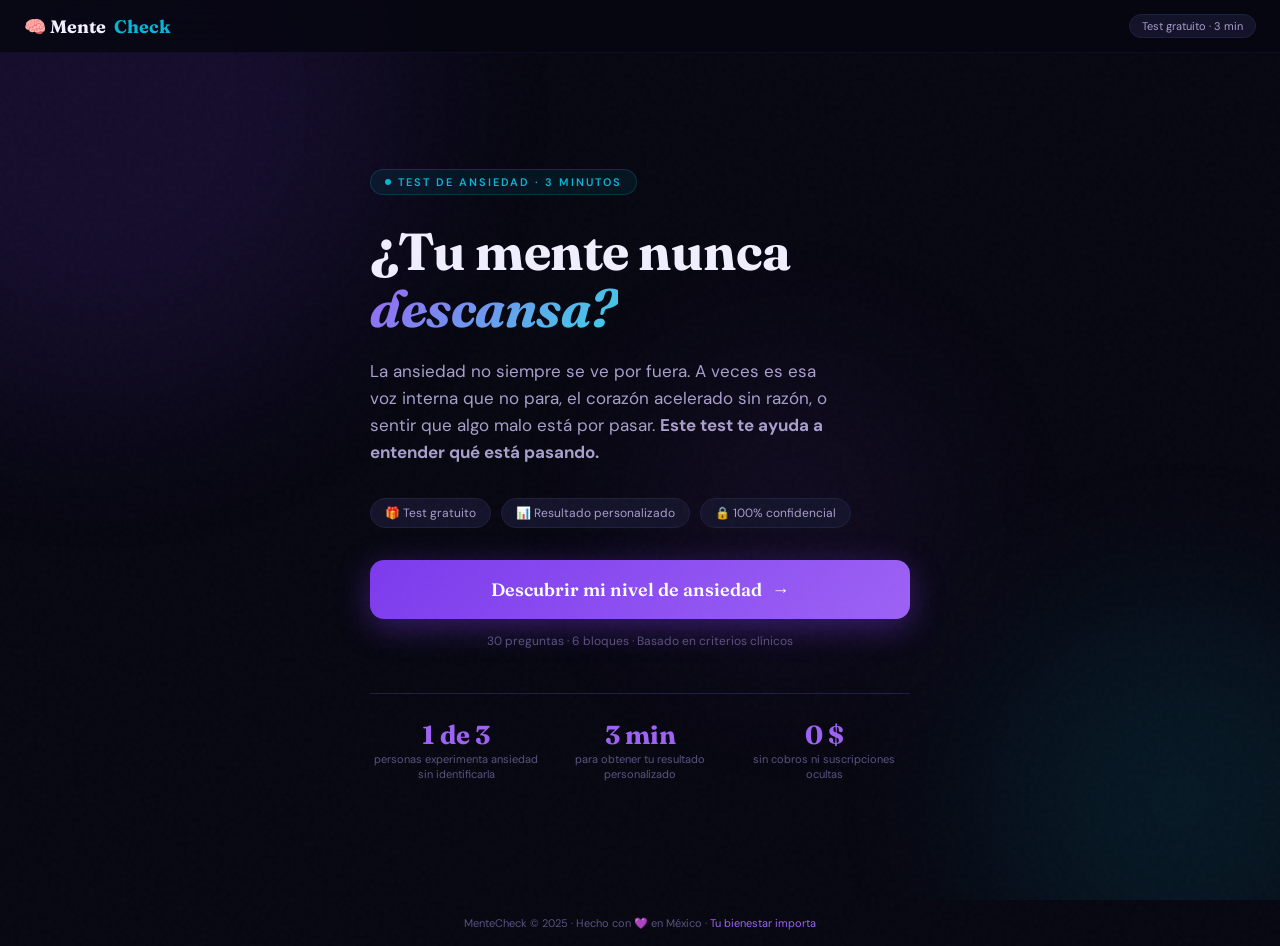
<file: tests/ansiedad/index.html>
<!DOCTYPE html>
<html lang="es">
<head>
  <meta charset="UTF-8">
  <meta name="viewport" content="width=device-width, initial-scale=1.0">
  <title>Test de Ansiedad — MenteCheck</title>
  <meta name="description" content="Descubre en 3 minutos si la ansiedad está afectando tu vida. Test gratuito, resultado inmediato y confidencial.">
  <link rel="preconnect" href="https://fonts.googleapis.com">
  <link href="https://fonts.googleapis.com/css2?family=Fraunces:ital,wght@0,400;0,600;0,700;1,400;1,600&family=DM+Sans:wght@300;400;500&display=swap" rel="stylesheet" media="print" onload="this.media='all'">
  <noscript><link href="https://fonts.googleapis.com/css2?family=Fraunces:ital,wght@0,400;0,600;0,700;1,400;1,600&family=DM+Sans:wght@300;400;500&display=swap" rel="stylesheet"></noscript>
  <style>
    :root{--bg:#070711;--surface:#0e0e1f;--card:#13132a;--border:#1f1f40;--violet:#7c3aed;--violet-l:#9d62f5;--cyan:#06b6d4;--cyan-l:#38d4e8;--text:#f0eeff;--text-2:#a89fcc;--muted:#5a5280;--success:#10b981;--warning:#f59e0b;--danger:#ef4444;}
    *,*::before,*::after{margin:0;padding:0;box-sizing:border-box;}
    html{font-size:16px;scroll-behavior:smooth;}
    @media(max-width:768px){html{scroll-behavior:auto;}}
    body{background:var(--bg);color:var(--text);font-family:'DM Sans',sans-serif;min-height:100vh;overflow-x:hidden;}
    .bg-scene{position:fixed;inset:0;pointer-events:none;z-index:0;overflow:hidden;}
    .orb{position:absolute;border-radius:50%;filter:blur(90px);animation:breathe 9s ease-in-out infinite;}
    .orb-1{width:600px;height:600px;background:var(--violet);top:-200px;left:-200px;opacity:.12;}
    @media(max-width:768px){.orb{filter:none !important;opacity:0 !important;display:none !important;}.grain{display:none !important;}}
    .orb-2{width:400px;height:400px;background:var(--cyan);bottom:-100px;right:-100px;opacity:.1;animation-delay:-4s;}
    .orb-3{width:300px;height:300px;background:#a855f7;top:40%;left:50%;opacity:.07;animation-delay:-7s;}
    @keyframes breathe{0%,100%{transform:scale(1) translate(0,0)}50%{transform:scale(1.1) translate(15px,-15px)}}


    .grain{position:fixed;inset:-50%;width:200%;height:200%;background-image:url("data:image/svg+xml,%3Csvg viewBox='0 0 512 512' xmlns='http://www.w3.org/2000/svg'%3E%3Cfilter id='n'%3E%3CfeTurbulence type='fractalNoise' baseFrequency='0.75' numOctaves='4' stitchTiles='stitch'/%3E%3C/filter%3E%3Crect width='100%25' height='100%25' filter='url(%23n)'/%3E%3C/svg%3E");opacity:.025;pointer-events:none;z-index:1;animation:grain .5s steps(1) infinite;}
    @keyframes grain{0%{transform:translate(0,0)}25%{transform:translate(-2%,-2%)}50%{transform:translate(2%,2%)}75%{transform:translate(-1%,1%)}}
    nav{position:fixed;top:0;left:0;right:0;z-index:100;padding:14px 24px;display:flex;align-items:center;justify-content:space-between;background:rgba(7,7,17,.95);border-bottom:1px solid rgba(124,58,237,.1);}
    @media(hover:hover){nav{background:rgba(7,7,17,.85);backdrop-filter:blur(20px);}}
    .nav-logo{display:flex;align-items:center;gap:8px;font-family:'Fraunces',serif;font-weight:700;font-size:18px;}
    .nav-logo .dot{color:var(--cyan);}
    .nav-badge{font-size:11px;color:var(--text-2);background:var(--card);border:1px solid var(--border);border-radius:20px;padding:4px 12px;}
    section{display:none;min-height:100vh;padding-top:70px;will-change:opacity;}
    @media(max-width:768px){section{will-change:auto;}}
    section.active{display:flex;align-items:center;}
    .container{position:relative;z-index:10;width:100%;max-width:580px;margin:0 auto;padding:0 20px;}
    @keyframes fadeUp{from{opacity:0;transform:translateY(24px)}to{opacity:1;transform:translateY(0)}}
    @keyframes slideIn{from{opacity:0;transform:translateX(30px)}to{opacity:1;transform:translateX(0)}}
    @keyframes spin{to{transform:rotate(360deg)}}
    @keyframes pulse2{0%,100%{opacity:1;transform:scale(1)}50%{opacity:.5;transform:scale(1.3)}}
    @keyframes fadeIn{from{opacity:0}to{opacity:1}}
    /* HERO */
    #sec-hero .container{padding-top:40px;padding-bottom:60px;animation:fadeUp .5s cubic-bezier(.22,1,.36,1) both;}
    .hero-label{display:inline-flex;align-items:center;gap:7px;font-size:11px;font-weight:600;letter-spacing:2px;text-transform:uppercase;color:var(--cyan);background:rgba(6,182,212,.08);border:1px solid rgba(6,182,212,.2);border-radius:20px;padding:5px 14px;margin-bottom:28px;}
    .hero-label::before{content:'';width:6px;height:6px;background:var(--cyan);border-radius:50%;animation:pulse2 2s ease-in-out infinite;}
    h1{font-family:'Fraunces',serif;font-size:clamp(34px,8vw,52px);font-weight:700;line-height:1.1;letter-spacing:-.5px;margin-bottom:20px;}
    h1 em{font-style:italic;color:transparent;background:linear-gradient(135deg,var(--violet-l),var(--cyan-l));-webkit-background-clip:text;background-clip:text;}
    .hero-sub{font-size:17px;color:var(--text-2);line-height:1.6;margin-bottom:32px;max-width:460px;}
    .trust-pills{display:flex;gap:10px;flex-wrap:wrap;margin-bottom:32px;}
    .trust-pill{display:flex;align-items:center;gap:6px;font-size:12px;color:var(--text-2);background:var(--card);border:1px solid var(--border);border-radius:20px;padding:6px 14px;}
    .btn-start{display:flex;align-items:center;justify-content:center;gap:10px;width:100%;padding:18px;background:linear-gradient(135deg,var(--violet),var(--violet-l));border:none;border-radius:14px;color:#fff;font-family:'Fraunces',serif;font-size:18px;font-weight:600;cursor:pointer;box-shadow:0 8px 32px rgba(124,58,237,.4);transition:transform .2s,box-shadow .2s;margin-bottom:14px;}
    .btn-start:hover{transform:translateY(-2px);box-shadow:0 16px 48px rgba(124,58,237,.5);}
    .arr{transition:transform .2s;}.btn-start:hover .arr{transform:translateX(4px);}
    .btn-note{text-align:center;font-size:12px;color:var(--muted);}
    .stats-row{display:grid;grid-template-columns:repeat(3,1fr);gap:12px;margin-top:44px;padding-top:28px;border-top:1px solid var(--border);}
    .stat-item{text-align:center;}
    .stat-num{font-family:'Fraunces',serif;font-size:26px;font-weight:700;color:var(--violet-l);line-height:1;margin-bottom:4px;}
    .stat-txt{font-size:11px;color:var(--muted);line-height:1.3;}
    /* PERFIL */
    #sec-perfil .container{padding-top:20px;padding-bottom:60px;animation:fadeUp .5s cubic-bezier(.22,1,.36,1) both;}
    .perfil-title{font-family:'Fraunces',serif;font-size:clamp(22px,5vw,30px);font-weight:700;margin-bottom:10px;}
    .perfil-sub{font-size:15px;color:var(--text-2);line-height:1.6;margin-bottom:32px;}
    .field-label{display:block;font-size:11px;font-weight:600;letter-spacing:.8px;text-transform:uppercase;color:var(--muted);margin-bottom:10px;}
    .genero-grid{display:grid;grid-template-columns:1fr 1fr 1fr;gap:10px;margin-bottom:24px;}
    .genero-btn{padding:16px 12px;background:var(--card);border:1.5px solid var(--border);border-radius:12px;cursor:pointer;text-align:center;transition:border-color .15s,background .15s;font-family:'DM Sans',sans-serif;}
    .genero-btn:hover{border-color:var(--violet);background:rgba(124,58,237,.07);}
    .genero-btn.selected{border-color:var(--violet);background:rgba(124,58,237,.12);}
    .genero-icon{font-size:28px;margin-bottom:8px;display:block;}
    .genero-label{font-size:13px;font-weight:500;color:var(--text-2);}
    .genero-btn.selected .genero-label{color:var(--text);}
    .edad-wrap{margin-bottom:24px;}
    .edad-input{width:100%;background:var(--card);border:1.5px solid var(--border);border-radius:10px;padding:13px 16px;color:var(--text);font-family:'DM Sans',sans-serif;font-size:15px;outline:none;transition:border-color .2s;}
    .edad-input:focus{border-color:var(--violet);}
    .edad-input::placeholder{color:var(--muted);}
    .aviso-menor{background:rgba(245,158,11,.08);border:1px solid rgba(245,158,11,.25);border-radius:12px;padding:18px;margin-bottom:20px;display:none;animation:fadeIn .3s ease;}
    .aviso-menor.visible{display:block;}
    .aviso-menor-title{font-weight:700;color:#fbbf24;margin-bottom:8px;font-size:14px;}
    .aviso-menor-txt{font-size:13px;color:var(--text-2);line-height:1.6;margin-bottom:14px;}
    .aviso-menor-btns{display:flex;gap:10px;}
    .btn-autorizo{flex:1;padding:11px;background:rgba(245,158,11,.15);border:1px solid rgba(245,158,11,.3);border-radius:8px;color:#fbbf24;font-size:13px;font-weight:600;cursor:pointer;}
    .btn-salir{flex:1;padding:11px;background:var(--card);border:1px solid var(--border);border-radius:8px;color:var(--muted);font-size:13px;font-weight:600;cursor:pointer;}
    /* TEST */
    #sec-test .container{padding-top:20px;padding-bottom:40px;}
    .progress-wrap{margin-bottom:24px;}
    .progress-top{display:flex;justify-content:space-between;align-items:center;margin-bottom:10px;}
    .progress-label{font-size:12px;color:var(--muted);font-weight:500;}
    .progress-count{font-size:13px;color:var(--text-2);font-weight:600;}
    .progress-bar-wrap{height:4px;background:var(--border);border-radius:4px;overflow:hidden;}
    .progress-bar{height:100%;background:linear-gradient(90deg,var(--violet),var(--cyan));border-radius:4px;transition:width .4s cubic-bezier(.22,1,.36,1);}
    .bloque-header{display:flex;align-items:center;gap:10px;margin-bottom:20px;padding:12px 16px;background:rgba(124,58,237,.06);border:1px solid rgba(124,58,237,.15);border-radius:10px;}
    .bloque-icon{font-size:20px;}.bloque-info{flex:1;}
    .bloque-name{font-size:13px;font-weight:700;color:var(--violet-l);}
    .bloque-desc{font-size:11px;color:var(--muted);margin-top:2px;}
    .bloque-prog{font-size:11px;color:var(--muted);white-space:nowrap;}
    .question-num{font-size:11px;font-weight:600;letter-spacing:1.5px;text-transform:uppercase;color:var(--violet-l);margin-bottom:10px;}
    .question-text{font-family:'Fraunces',serif;font-size:clamp(18px,4.5vw,24px);font-weight:600;line-height:1.35;margin-bottom:26px;}
    .options{display:flex;flex-direction:column;gap:8px;}
    .option{display:flex;align-items:center;gap:12px;padding:13px 16px;background:var(--card);border:1.5px solid var(--border);border-radius:12px;cursor:pointer;transition:border-color .15s,background .15s,transform .15s;text-align:left;width:100%;}
    .option:hover{border-color:var(--violet);background:rgba(124,58,237,.07);}
    @media(hover:hover){.option:hover{transform:translateX(4px);}}
    .option.selected{border-color:var(--violet);background:rgba(124,58,237,.12);}
    .opt-dot{width:20px;height:20px;border-radius:50%;border:2px solid var(--muted);flex-shrink:0;display:flex;align-items:center;justify-content:center;transition:background .15s,border-color .15s;}
    .option.selected .opt-dot{background:var(--violet);border-color:var(--violet);}
    .option.selected .opt-dot::after{content:'✓';font-size:11px;color:#fff;font-weight:700;}
    .opt-text{font-size:14px;color:var(--text-2);line-height:1.3;}
    .option.selected .opt-text{color:var(--text);font-weight:500;}
    .btn-next{width:100%;padding:15px;background:linear-gradient(135deg,var(--violet),var(--violet-l));border:none;border-radius:12px;color:#fff;font-family:'Fraunces',serif;font-size:16px;font-weight:600;cursor:pointer;margin-top:18px;box-shadow:0 4px 20px rgba(124,58,237,.35);transition:opacity .2s;display:none;}
    @media(max-width:768px){.btn-next{box-shadow:none;}}
    .btn-next.visible{display:block;}
    .btn-next:hover{transform:translateY(-1px);opacity:.92;}
    /* ANÁLISIS */
    #sec-analisis{justify-content:center;align-items:center;text-align:center;}
    #sec-analisis .container{padding:40px 20px;}
    .analisis-icon{font-size:56px;margin-bottom:24px;display:block;animation:pulse2 1.5s ease-in-out infinite;}
    .analisis-msg{font-family:'Fraunces',serif;font-size:clamp(20px,5vw,28px);font-weight:600;margin-bottom:12px;}
    .analisis-sub{font-size:14px;color:var(--muted);}
    .analisis-dots{display:flex;justify-content:center;gap:8px;margin-top:24px;}
    .analisis-dot{width:8px;height:8px;border-radius:50%;background:var(--border);animation:dot-pulse 1.4s ease-in-out infinite;}
    .analisis-dot:nth-child(2){animation-delay:.2s;}
    .analisis-dot:nth-child(3){animation-delay:.4s;}
    @keyframes dot-pulse{0%,80%,100%{background:var(--border);transform:scale(1)}40%{background:var(--violet);transform:scale(1.3)}}
    /* RESULTADO */
    #sec-resultado .container{padding-top:24px;padding-bottom:40px;animation:fadeUp .5s cubic-bezier(.22,1,.36,1) both;}
    .res-top{text-align:center;margin-bottom:28px;}
    .nivel-badge{display:inline-block;font-size:12px;font-weight:700;letter-spacing:1px;text-transform:uppercase;padding:6px 20px;border-radius:20px;margin-bottom:18px;}
    .nivel-bajo{background:rgba(16,185,129,.15);color:#34d399;border:1px solid rgba(16,185,129,.3);}
    .nivel-moderado{background:rgba(245,158,11,.15);color:#fbbf24;border:1px solid rgba(245,158,11,.3);}
    .nivel-alto{background:rgba(239,68,68,.15);color:#f87171;border:1px solid rgba(239,68,68,.3);}
    .res-titulo{font-family:'Fraunces',serif;font-size:clamp(22px,5vw,34px);font-weight:700;line-height:1.2;margin-bottom:14px;}
    .res-sub{font-size:16px;color:var(--text-2);line-height:1.6;margin-bottom:24px;}
    .score-bar-wrap{margin-bottom:28px;}
    .score-bar-label{display:flex;justify-content:space-between;font-size:12px;color:var(--muted);margin-bottom:8px;}
    .score-bar-track{height:10px;background:var(--border);border-radius:10px;overflow:hidden;}
    .score-bar-fill{height:100%;border-radius:10px;width:0%;transition:width 1.2s cubic-bezier(.22,1,.36,1);}
    .fill-bajo{background:linear-gradient(90deg,#10b981,#34d399);}
    .fill-moderado{background:linear-gradient(90deg,#f59e0b,#fbbf24);}
    .fill-alto{background:linear-gradient(90deg,#ef4444,#f87171);}
    .score-marks{display:flex;justify-content:space-between;font-size:10px;color:var(--muted);margin-top:5px;}
    .bloques-titulo{font-family:'Fraunces',serif;font-size:15px;font-weight:600;color:var(--text-2);margin-bottom:12px;}
    .bloques-grid{display:grid;grid-template-columns:1fr 1fr;gap:10px;margin-bottom:24px;}
    .bloque-card{background:var(--card);border:1px solid var(--border);border-radius:10px;padding:14px;display:flex;gap:10px;align-items:flex-start;}
    .bloque-card-icon{font-size:20px;flex-shrink:0;margin-top:2px;}
    .bloque-card-name{font-size:13px;font-weight:600;margin-bottom:3px;}
    .bloque-card-desc{font-size:11px;color:var(--muted);line-height:1.4;}
    .explicacion{background:var(--card);border:1px solid var(--border);border-left:3px solid var(--violet);border-radius:10px;padding:20px;margin-bottom:22px;font-size:15px;color:var(--text-2);line-height:1.7;}
    .stat-ctx{background:rgba(124,58,237,.06);border:1px solid rgba(124,58,237,.15);border-radius:10px;padding:16px 20px;margin-bottom:24px;display:flex;gap:14px;align-items:center;}
    .stat-ctx-num{font-family:'Fraunces',serif;font-size:36px;font-weight:700;color:var(--violet-l);flex-shrink:0;line-height:1;}
    .stat-ctx-txt{font-size:13px;color:var(--text-2);line-height:1.5;}
    .crisis-box{background:rgba(239,68,68,.06);border:1px solid rgba(239,68,68,.2);border-radius:10px;padding:16px;margin-bottom:16px;font-size:13px;color:#fca5a5;display:none;line-height:1.5;}
    .crisis-box.visible{display:block;}
    .crisis-box a{color:#f87171;font-weight:600;}
    /* CAPTURA */
    .captura-card{background:var(--card);border:1px solid rgba(124,58,237,.25);border-radius:16px;padding:28px;margin-bottom:20px;position:relative;overflow:hidden;}
    .captura-card::before{content:'';position:absolute;top:0;left:0;right:0;height:2px;background:linear-gradient(90deg,var(--violet),var(--cyan));}
    .captura-card-title{font-family:'Fraunces',serif;font-size:20px;font-weight:700;margin-bottom:8px;}
    .captura-card-sub{font-size:14px;color:var(--text-2);margin-bottom:22px;line-height:1.5;}
    .form-field{margin-bottom:13px;}
    .form-label{display:block;font-size:11px;font-weight:600;letter-spacing:.8px;text-transform:uppercase;color:var(--muted);margin-bottom:7px;}
    .form-optional{font-size:11px;color:var(--muted);font-weight:400;text-transform:none;letter-spacing:0;margin-left:4px;}
    .form-input{width:100%;background:var(--surface);border:1.5px solid var(--border);border-radius:10px;padding:13px 16px;color:var(--text);font-family:'DM Sans',sans-serif;font-size:15px;outline:none;transition:border-color .2s,box-shadow .2s;}
    .form-input:focus{border-color:var(--violet);box-shadow:0 0 0 3px rgba(124,58,237,.12);}
    .form-input::placeholder{color:var(--muted);}
    .consent-wrap{display:flex;gap:12px;align-items:flex-start;margin:16px 0;padding:14px;background:var(--surface);border:1px solid var(--border);border-radius:10px;}
    .consent-wrap input[type="checkbox"]{width:18px;height:18px;flex-shrink:0;accent-color:var(--violet);margin-top:2px;cursor:pointer;}
    .consent-text{font-size:12px;color:var(--muted);line-height:1.5;}
    .btn-wa-cta{display:flex;align-items:center;justify-content:center;gap:10px;width:100%;padding:17px;background:linear-gradient(135deg,#25d366,#128c7e);border:none;border-radius:12px;color:#fff;font-family:'Fraunces',serif;font-size:17px;font-weight:600;cursor:pointer;box-shadow:0 8px 32px rgba(37,211,102,.3);transition:transform .15s,opacity .2s;margin-bottom:10px;}
    .btn-wa-cta:hover{transform:translateY(-2px);opacity:.92;}
    .btn-wa-cta:disabled{opacity:.5;cursor:not-allowed;transform:none;}
    .btn-omitir{display:block;width:100%;padding:12px;background:transparent;border:1px solid var(--border);border-radius:10px;color:var(--muted);font-size:13px;cursor:pointer;text-align:center;transition:color .15s;}
    .btn-omitir:hover{color:var(--text-2);}
    .spinner{display:inline-block;width:17px;height:17px;border:2px solid rgba(255,255,255,.3);border-top-color:#fff;border-radius:50%;animation:spin .6s linear infinite;vertical-align:middle;margin-right:7px;}

    /* ═══ BURBUJA MENÚ ═══ */
    .bubble-overlay{position:fixed;inset:0;z-index:200;background:rgba(0,0,0,.6);opacity:0;pointer-events:none;transition:opacity .25s;}
    @media(hover:hover){.bubble-overlay{background:rgba(0,0,0,.5);backdrop-filter:blur(4px);}}
    .bubble-overlay.open{opacity:1;pointer-events:all;}
    .bubble-menu{position:fixed;bottom:0;left:0;right:0;z-index:201;background:var(--surface);border-top:1px solid var(--border);border-radius:24px 24px 0 0;padding:20px 20px 32px;transform:translateY(100%);transition:transform .35s cubic-bezier(.22,1,.36,1);}
    .bubble-overlay.open .bubble-menu{transform:translateY(0);}
    .bubble-handle{width:36px;height:4px;background:var(--border);border-radius:4px;margin:0 auto 20px;}
    .bubble-header{margin-bottom:20px;}
    .bubble-brand{display:flex;align-items:center;gap:10px;margin-bottom:6px;}
    .bubble-brand-icon{width:38px;height:38px;background:linear-gradient(135deg,var(--violet),var(--cyan));border-radius:10px;display:flex;align-items:center;justify-content:center;font-size:18px;}
    .bubble-brand-name{font-family:'Fraunces',serif;font-weight:700;font-size:16px;}
    .bubble-brand-name span{color:var(--cyan);}
    .bubble-subtitle{font-size:13px;color:var(--muted);}
    .bubble-items{display:flex;flex-direction:column;gap:10px;}
    .bubble-item{display:flex;align-items:center;gap:14px;padding:14px 16px;background:var(--card);border:1px solid var(--border);border-radius:14px;cursor:pointer;transition:border-color .15s,background .15s;text-decoration:none;}
    .bubble-item:hover{border-color:var(--violet);background:rgba(124,58,237,.08);}
    .bubble-item-icon{width:42px;height:42px;border-radius:12px;display:flex;align-items:center;justify-content:center;font-size:20px;flex-shrink:0;}
    .bubble-item-icon.violet{background:rgba(124,58,237,.12);}
    .bubble-item-icon.cyan{background:rgba(6,182,212,.12);}
    .bubble-item-text{flex:1;}
    .bubble-item-title{font-size:15px;font-weight:600;color:var(--text);margin-bottom:2px;}
    .bubble-item-sub{font-size:12px;color:var(--muted);}
    .bubble-item-arr{color:var(--muted);font-size:16px;}
    .disclaimer{font-size:11px;color:var(--muted);line-height:1.6;text-align:center;padding:16px;border-top:1px solid var(--border);margin-top:20px;}
    .footer{text-align:center;padding:16px;font-size:11px;color:var(--muted);position:relative;z-index:10;}
    .footer span{color:var(--violet-l);}
    /* ═══ RESPONSIVE ═══ */
    @media(max-width:600px){
      /* Nav */
      nav{padding:10px 16px;}
      .nav-badge{display:none;}
      /* Hero */
      #sec-hero .container{padding-top:24px;padding-bottom:40px;}
      .trust-pills{gap:6px;}
      .trust-pill{font-size:11px;padding:5px 10px;}
      .stats-row{grid-template-columns:1fr;gap:10px;margin-top:28px;}
      /* Perfil */
      .genero-grid{grid-template-columns:1fr 1fr 1fr;gap:8px;}
      .genero-btn{padding:12px 6px;}
      .genero-icon{font-size:22px;}
      /* Test */
      .bloque-header{flex-wrap:wrap;gap:6px;}
      .bloque-prog{width:100%;text-align:right;}
      .option{padding:11px 12px;}
      /* Resultado */
      .bloques-grid{grid-template-columns:1fr;}
      .stat-ctx{flex-direction:column;gap:6px;text-align:center;}
      .stat-ctx-num{font-size:28px;}
      /* Captura */
      .captura-card{padding:20px 16px;}
      /* Burbuja */
      .bubble-menu{padding:16px 16px 28px;}
      .bubble-item{padding:12px;}
      .bubble-item-icon{width:36px;height:36px;font-size:16px;}
      .bubble-item-title{font-size:14px;}
    }
    @media(max-width:380px){
      h1{font-size:28px;}
      .btn-start{font-size:15px;padding:15px;}
      .stats-row{grid-template-columns:1fr;}
      .genero-label{font-size:11px;}
    }
  </style>
</head>
<body>
<div class="bg-scene"><div class="orb orb-1"></div><div class="orb orb-2"></div><div class="orb orb-3"></div></div>
<div class="grain"></div>
<nav>
  <div class="nav-logo">🧠 Mente<span class="dot">Check</span></div>
  <div class="nav-badge">Test gratuito · 3 min</div>
</nav>

<!-- HERO -->
<section id="sec-hero" class="active">
  <div class="container">
    <div class="hero-label">Test de Ansiedad · 3 minutos</div>
    <h1>¿Tu mente nunca<br><em>descansa?</em></h1>
    <p class="hero-sub">La ansiedad no siempre se ve por fuera. A veces es esa voz interna que no para, el corazón acelerado sin razón, o sentir que algo malo está por pasar. <strong>Este test te ayuda a entender qué está pasando.</strong></p>
    <div class="trust-pills">
      <div class="trust-pill">🎁 Test gratuito</div>
      <div class="trust-pill">📊 Resultado personalizado</div>
      <div class="trust-pill">🔒 100% confidencial</div>
    </div>
    <button class="btn-start" onclick="irAPerfil()">Descubrir mi nivel de ansiedad <span class="arr">→</span></button>
    <p class="btn-note">30 preguntas · 6 bloques · Basado en criterios clínicos</p>
    <div class="stats-row">
      <div class="stat-item"><div class="stat-num">1 de 3</div><div class="stat-txt">personas experimenta ansiedad sin identificarla</div></div>
      <div class="stat-item"><div class="stat-num">3 min</div><div class="stat-txt">para obtener tu resultado personalizado</div></div>
      <div class="stat-item"><div class="stat-num">0 $</div><div class="stat-txt">sin cobros ni suscripciones ocultas</div></div>
    </div>
  </div>
</section>

<!-- PERFIL -->
<section id="sec-perfil">
  <div class="container">
    <div class="perfil-title">Antes de empezar</div>
    <p class="perfil-sub">Esta información nos ayuda a personalizar tu resultado. Solo toma 10 segundos.</p>
    <label class="field-label">¿Con qué género te identificas?</label>
    <div class="genero-grid">
      <button class="genero-btn" onclick="selGenero('hombre',this)"><span class="genero-icon">👨</span><span class="genero-label">Hombre</span></button>
      <button class="genero-btn" onclick="selGenero('mujer',this)"><span class="genero-icon">👩</span><span class="genero-label">Mujer</span></button>
      <button class="genero-btn" onclick="selGenero('otro',this)"><span class="genero-icon">🧑</span><span class="genero-label">Otro</span></button>
    </div>
    <div class="edad-wrap">
      <label class="field-label" for="inputEdad">¿Cuántos años tienes?</label>
      <input type="number" class="edad-input" id="inputEdad" placeholder="Ej: 28" min="10" max="99" oninput="checkEdad()">
    </div>
    <div class="aviso-menor" id="avisoMenor">
      <div class="aviso-menor-title">⚠️ Eres menor de edad</div>
      <p class="aviso-menor-txt">Este test está diseñado para mayores de 18 años. Si eres menor, necesitas la autorización de un padre o tutor para continuar. Al presionar "Continuar con autorización" confirmas que tienes el permiso de tus padres o tutores.</p>
      <div class="aviso-menor-btns">
        <button class="btn-autorizo" onclick="autorizarMenor()">✅ Continuar con autorización</button>
        <button class="btn-salir" onclick="mostrarSeccion('sec-hero')">← Salir</button>
      </div>
    </div>
    <button class="btn-start" onclick="continuarPerfil()" style="margin-top:8px">Comenzar el test <span class="arr">→</span></button>
  </div>
</section>

<!-- TEST -->
<section id="sec-test">
  <div class="container">
    <div class="progress-wrap">
      <div class="progress-top"><span class="progress-label">Tu progreso</span><span class="progress-count" id="progCount">1 / 30</span></div>
      <div class="progress-bar-wrap"><div class="progress-bar" id="progBar" style="width:3%"></div></div>
    </div>
    <div class="bloque-header">
      <span class="bloque-icon" id="bloqueIcon">🧠</span>
      <div class="bloque-info"><div class="bloque-name" id="bloqueName"></div><div class="bloque-desc" id="bloqueDesc"></div></div>
      <span class="bloque-prog" id="bloqueProg"></span>
    </div>
    <div id="questionWrap">
      <div class="question-num" id="questionNum"></div>
      <div class="question-text" id="questionText"></div>
      <div class="options" id="optionsWrap"></div>
      <button class="btn-next" id="btnNext" onclick="siguientePregunta()">Continuar →</button>
    </div>
  </div>
</section>

<!-- ANÁLISIS -->
<section id="sec-analisis" style="justify-content:center;align-items:center;text-align:center;">
  <div class="container" style="padding:40px 20px;">
    <span class="analisis-icon" id="analisisIcon">🔍</span>
    <div class="analisis-msg" id="analisisMsg">Analizando tus respuestas...</div>
    <div class="analisis-sub" id="analisisSub">Esto solo toma un momento</div>
    <div class="analisis-dots"><div class="analisis-dot"></div><div class="analisis-dot"></div><div class="analisis-dot"></div></div>
  </div>
</section>

<!-- RESULTADO -->
<section id="sec-resultado">
  <div class="container">
    <div class="res-top">
      <div class="nivel-badge" id="nivelBadge"></div>
      <div class="res-titulo" id="resTitulo"></div>
      <p class="res-sub" id="resSub"></p>
    </div>
    <div class="score-bar-wrap">
      <div class="score-bar-label"><span>Tu puntuación</span><span id="scoreNum"></span></div>
      <div class="score-bar-track"><div class="score-bar-fill" id="scoreBarFill"></div></div>
      <div class="score-marks"><span>0 (Bajo)</span><span>30</span><span>70</span><span>120 (Alto)</span></div>
    </div>
    <div class="bloques-titulo">Áreas donde la ansiedad te está afectando:</div>
    <div class="bloques-grid" id="bloquesGrid"></div>
    <div class="explicacion" id="explicacionTxt"></div>
    <div class="stat-ctx" id="statCtx"></div>
    <div class="crisis-box" id="crisisBox">🆘 Si estás teniendo pensamientos de hacerte daño: <a href="tel:800-290-0024">800-290-0024</a> (México, gratuita 24h).</div>
    <!-- CAPTURA POST-RESULTADO -->
    <div class="captura-card" id="capturaCard">
      <div class="captura-card-title" id="captTitulo"></div>
      <p class="captura-card-sub" id="captSub"></p>
      <div class="form-field"><label class="form-label">Tu nombre</label><input type="text" class="form-input" id="inNombre" placeholder="¿Cómo te llamas?"></div>
      <div class="form-field"><label class="form-label">WhatsApp</label><input type="tel" class="form-input" id="inWa" placeholder="Ej: 5512345678"></div>
      <div class="form-field"><label class="form-label">Email <span class="form-optional">(opcional)</span></label><input type="email" class="form-input" id="inEmail" placeholder="tu@correo.com"></div>
      <div class="consent-wrap">
        <input type="checkbox" id="inConsent">
        <span class="consent-text">Acepto que MenteCheck guarde mis datos para conectarme con un psicólogo. No serán compartidos sin mi consentimiento.</span>
      </div>
      <button class="btn-wa-cta" id="btnEnviar" onclick="enviarYAbrirMenu()">💬 Hablar con un psicólogo →</button>
      <button class="btn-omitir" onclick="document.getElementById('capturaCard').style.display='none'">Solo ver mi resultado, sin dejar datos →</button>
    </div>
    <div class="disclaimer">⚠️ Este test es orientativo y <strong>no constituye un diagnóstico clínico</strong>. Solo un profesional puede hacer un diagnóstico.</div>
  </div>
</section>

<!-- BURBUJA MENÚ -->
<div class="bubble-overlay" id="bubbleOverlay" onclick="cerrarBurbuja(event)">
  <div class="bubble-menu" id="bubbleMenu">
    <div class="bubble-handle"></div>
    <div class="bubble-header">
      <div class="bubble-brand">
        <div class="bubble-brand-icon">🧠</div>
        <div class="bubble-brand-name">Mente<span>Check</span></div>
      </div>
      <div class="bubble-subtitle">¿En qué te podemos ayudar hoy?</div>
    </div>
    <div class="bubble-items">
      <a class="bubble-item" id="itemAgendar" href="../../agendar/">
        <div class="bubble-item-icon violet">🗓️</div>
        <div class="bubble-item-text">
          <div class="bubble-item-title">Agendar una cita</div>
          <div class="bubble-item-sub">Elige horario, psicólogo y paga</div>
        </div>
        <span class="bubble-item-arr">›</span>
      </a>
      <a class="bubble-item" id="itemPrecios" href="../../precios/">
        <div class="bubble-item-icon cyan">💰</div>
        <div class="bubble-item-text">
          <div class="bubble-item-title">Ver precios</div>
          <div class="bubble-item-sub">Consultas individuales y paquetes</div>
        </div>
        <span class="bubble-item-arr">›</span>
      </a>

    </div>
  </div>
</div>

<div class="footer">MenteCheck © 2025 · Hecho con 💜 en México · <span>Tu bienestar importa</span></div>

<!-- FIREBASE — carga diferida: solo cuando el usuario termina el test -->
<script>
  // Firebase NO carga al inicio — se carga dinámicamente al enviar datos
  window._WA = "5523202164"; // fallback número WA
  window._firebaseReady = false;
  window._firebaseLoading = false;

  async function cargarFirebase() {
    if (window._firebaseReady) return true;
    if (window._firebaseLoading) {
      // Esperar a que termine de cargar
      await new Promise(r => { const t = setInterval(()=>{ if(window._firebaseReady){clearInterval(t);r();} },100); });
      return true;
    }
    window._firebaseLoading = true;
    try {
      const { initializeApp } = await import("https://www.gstatic.com/firebasejs/10.12.0/firebase-app.js");
      const { getFirestore, collection, addDoc, serverTimestamp, doc, getDoc } =
        await import("https://www.gstatic.com/firebasejs/10.12.0/firebase-firestore.js");
      const app = initializeApp({
        apiKey:"AIzaSyCkMpLl3CgxLfrU9YRFN9ON0UkCN1fqwSo",
        authDomain:"mentecheck-6f19f.firebaseapp.com",
        projectId:"mentecheck-6f19f",
        storageBucket:"mentecheck-6f19f.firebasestorage.app",
        messagingSenderId:"954208277838",
        appId:"1:954208277838:web:80a5093ff550676671ba1f"
      });
      const db = getFirestore(app);
      window._db  = db;
      window._col = collection;
      window._add = addDoc;
      window._ts  = serverTimestamp;
      // Cargar número WA desde config
      try {
        const snap = await getDoc(doc(db,"config","general"));
        if(snap.exists()){
          let n=(snap.data().negocio_whatsapp||"5523202164").replace(/\D/g,"");
          if(n.startsWith("52")&&n.length>10) n=n.slice(2);
          window._WA=n;
        }
      } catch(e){}
      window._firebaseReady = true;
      window._firebaseLoading = false;
      return true;
    } catch(e) {
      window._firebaseLoading = false;
      console.warn("Firebase no disponible:", e.message);
      return false;
    }
  }
  // Precargar Firebase cuando el usuario termina el test (pantalla de análisis)
  // para que esté listo cuando llegue al formulario
  window._precargarFirebase = () => { if(!window._firebaseReady) cargarFirebase(); };
</script>

<script>
const BLOQUES=[
  {nombre:"Bloque 1 — Pensamientos ansiosos",desc:"Cómo trabaja tu mente cuando se preocupa",icon:"🧠",preguntas:["Me preocupa constantemente que algo malo pueda suceder.","Me cuesta dejar de pensar en problemas o situaciones negativas.","Siento que mi mente no puede \"apagarse\".","Imagino escenarios negativos con frecuencia.","Me cuesta controlar mis pensamientos cuando estoy preocupado/a."]},
  {nombre:"Bloque 2 — Síntomas físicos",desc:"Cómo se manifiesta la ansiedad en tu cuerpo",icon:"💓",preguntas:["Siento tensión en el cuerpo o los músculos.","Mi corazón late más rápido cuando estoy preocupado/a.","Siento presión en el pecho o dificultad para respirar.","Tengo molestias estomacales cuando estoy nervioso/a.","Siento cansancio por estar preocupado/a."]},
  {nombre:"Bloque 3 — Problemas de sueño",desc:"Cómo afecta la ansiedad tu descanso",icon:"😴",preguntas:["Me cuesta dormir porque mi mente sigue pensando.","Me despierto durante la noche con preocupaciones.","Siento que no descanso bien por pensamientos constantes.","Me cuesta relajarme antes de dormir.","Siento ansiedad antes de acostarme."]},
  {nombre:"Bloque 4 — Comportamientos de ansiedad",desc:"Cómo la ansiedad influye en tus decisiones",icon:"🚧",preguntas:["Evito situaciones que me generan nerviosismo.","Me cuesta enfrentar problemas directamente.","Me siento incómodo/a en situaciones sociales.","Prefiero evitar actividades que me generen estrés.","Busco constantemente seguridad o confirmación de otros."]},
  {nombre:"Bloque 5 — Impacto emocional",desc:"Cómo te sientes emocionalmente",icon:"🌊",preguntas:["Me siento inquieto/a o nervioso/a sin motivo claro.","Me siento abrumado/a por problemas pequeños.","Siento que pierdo el control de mis emociones.","Me cuesta relajarme incluso cuando todo está bien.","Me siento irritable por preocupaciones constantes."]},
  {nombre:"Bloque 6 — Impacto en la vida diaria",desc:"Cómo afecta la ansiedad tu día a día",icon:"🗓️",preguntas:["Mi ansiedad afecta mi concentración.","Mi ansiedad afecta mi trabajo o estudios.","Mi ansiedad afecta mis relaciones.","Siento que mi ansiedad limita lo que quiero hacer.","Siento que mis preocupaciones afectan mi calidad de vida."]}
];
const ANALISIS_MSGS=[
  {icon:"🔍",msg:"Analizando tus respuestas...",sub:"Procesando el bloque completado"},
  {icon:"🧬",msg:"Identificando patrones emocionales...",sub:"Comparando con tu perfil"},
  {icon:"📊",msg:"Calculando tu perfil psicológico...",sub:"Esto solo toma un momento"},
  {icon:"🧠",msg:"Evaluando el impacto en tu vida...",sub:"Casi listo"},
  {icon:"✨",msg:"Preparando tu diagnóstico personalizado...",sub:"Un momento más..."}
];
const OPCIONES=["Nunca","Rara vez","A veces","Frecuentemente","Casi siempre"];
const TOTAL=30,MAX=120;
let genero="",edad=0,menorAutorizado=false;
let bloqueIdx=0,pregIdx=0,pregGlobal=0;
let respuestas=[],seleccion=null,puntuacion=0,nivelFinal="";
const fuente=new URLSearchParams(window.location.search).get("utm_source")||"directo";

window.mostrarSeccion=function(id){
  document.querySelectorAll("section").forEach(s=>s.classList.remove("active"));
  const s=document.getElementById(id);
  s.classList.add("active");
  window.scrollTo({top:0,behavior:"auto"});
};

window.irAPerfil=()=>mostrarSeccion("sec-perfil");

window.selGenero=(g,btn)=>{
  genero=g;
  document.querySelectorAll(".genero-btn").forEach(b=>b.classList.remove("selected"));
  btn.classList.add("selected");
};

window.checkEdad=()=>{
  edad=parseInt(document.getElementById("inputEdad").value)||0;
  if(edad>0&&edad<18) document.getElementById("avisoMenor").classList.add("visible");
  else{document.getElementById("avisoMenor").classList.remove("visible");menorAutorizado=false;}
};

window.autorizarMenor=()=>{
  menorAutorizado=true;
  document.getElementById("avisoMenor").classList.remove("visible");
};

window.continuarPerfil=()=>{
  if(!genero){alert("Por favor selecciona tu género.");return;}
  if(!edad||edad<10){alert("Por favor ingresa tu edad.");return;}
  if(edad<18&&!menorAutorizado){document.getElementById("avisoMenor").classList.add("visible");return;}
  bloqueIdx=0;pregIdx=0;pregGlobal=0;respuestas=[];seleccion=null;puntuacion=0;
  mostrarSeccion("sec-test");renderPregunta();
};

function renderPregunta(){
  const b=BLOQUES[bloqueIdx];
  const wrap=document.getElementById("questionWrap");
  wrap.style.animation="slideIn .4s cubic-bezier(.22,1,.36,1) both";
  document.getElementById("bloqueIcon").textContent=b.icon;
  document.getElementById("bloqueName").textContent=b.nombre;
  document.getElementById("bloqueDesc").textContent=b.desc;
  document.getElementById("bloqueProg").textContent=`${pregIdx+1}/${b.preguntas.length}`;
  document.getElementById("questionNum").textContent=`Pregunta ${pregGlobal+1}`;
  document.getElementById("questionText").textContent=b.preguntas[pregIdx];
  document.getElementById("progCount").textContent=`${pregGlobal+1} / ${TOTAL}`;
  document.getElementById("progBar").style.width=`${((pregGlobal+1)/TOTAL)*100}%`;
  const c=document.getElementById("optionsWrap");c.innerHTML="";
  OPCIONES.forEach((txt,i)=>{
    const btn=document.createElement("button");btn.className="option";
    btn.innerHTML=`<span class="opt-dot"></span><span class="opt-text">${txt}</span>`;
    btn.onclick=()=>{document.querySelectorAll(".option").forEach(o=>o.classList.remove("selected"));btn.classList.add("selected");seleccion=i;document.getElementById("btnNext").classList.add("visible");};
    c.appendChild(btn);
  });
  seleccion=null;document.getElementById("btnNext").classList.remove("visible");
}

window.siguientePregunta=()=>{
  if(seleccion===null)return;
  const b=BLOQUES[bloqueIdx];
  respuestas.push({bloque:b.nombre,pregunta:b.preguntas[pregIdx],respuesta:OPCIONES[seleccion],valor:seleccion});
  puntuacion+=seleccion;pregGlobal++;pregIdx++;
  if(pregIdx>=b.preguntas.length){
    const esUltimo=bloqueIdx>=BLOQUES.length-1;
    bloqueIdx++;pregIdx=0;
    mostrarAnalisis(esUltimo);
  } else renderPregunta();
};

function mostrarAnalisis(esUltimo){
  const idx=esUltimo?4:Math.min(bloqueIdx-1,3);
  const m=ANALISIS_MSGS[idx];
  document.getElementById("analisisIcon").textContent=m.icon;
  document.getElementById("analisisMsg").textContent=m.msg;
  document.getElementById("analisisSub").textContent=m.sub;
  mostrarSeccion("sec-analisis");
  window._precargarFirebase(); // precarga Firebase mientras el usuario ve la animación
  setTimeout(()=>{
    if(esUltimo){nivelFinal=puntuacion<=30?"bajo":puntuacion<=70?"moderado":"alto";renderResultado();mostrarSeccion("sec-resultado");}
    else{mostrarSeccion("sec-test");renderPregunta();}
  },esUltimo?3000:2000);
}

function renderResultado(){
  const nivel=nivelFinal,pts=puntuacion,pct=Math.round((pts/MAX)*100);
  document.getElementById("nivelBadge").className=`nivel-badge nivel-${nivel}`;
  document.getElementById("nivelBadge").textContent=nivel==="bajo"?"Ansiedad Baja":nivel==="moderado"?"Ansiedad Moderada":"Ansiedad Alta";
  document.getElementById("scoreNum").textContent=`${pts} / ${MAX} puntos`;
  setTimeout(()=>{const f=document.getElementById("scoreBarFill");f.className=`score-bar-fill fill-${nivel}`;f.style.width=pct+"%";},400);
  const C={
    bajo:{titulo:"Tu ansiedad está en un nivel manejable",sub:"Tus respuestas indican niveles bajos de ansiedad. Eso es positivo — pero no significa que no valga la pena seguir prestándole atención a tu bienestar emocional.",
      bloques:[{icon:"😌",name:"Pensamientos",desc:"Tu mente logra calmarse con relativa facilidad"},{icon:"💪",name:"Cuerpo",desc:"Pocos síntomas físicos de ansiedad"},{icon:"😴",name:"Sueño",desc:"Tu descanso no parece muy comprometido"},{icon:"🌱",name:"Vida diaria",desc:"La ansiedad no limita significativamente tus actividades"}],
      exp:"La ansiedad en niveles bajos es como una alarma que suena de vez en cuando — está ahí, pero no domina tu vida. Sin embargo, el estrés sostenido, los cambios importantes o las épocas difíciles pueden elevar ese nivel sin que te des cuenta. Conocer tus patrones emocionales hoy es la mejor forma de proteger tu bienestar mañana. Muchas personas en esta etapa descubren, al hablar con un psicólogo, que había cosas que cargaban sin saberlo.",
      stat:{num:"1 de 3",txt:"personas experimenta ansiedad en algún momento de su vida. Conocerte a tiempo es la ventaja más grande que puedes tener."},
      captTitulo:"¿Quieres seguir conociéndote?",captSub:"Hablar con un psicólogo no es solo para crisis — es para quienes quieren vivir mejor. Un psicólogo puede darte herramientas concretas para mantener este equilibrio y prepararte para los momentos difíciles."},
    moderado:{titulo:"La ansiedad sí está afectando tu vida",sub:"Tus respuestas indican niveles moderados de ansiedad. No estás exagerando — lo que sientes es real, tiene nombre, y tiene solución.",
      bloques:[{icon:"🧠",name:"Pensamientos",desc:"Tendencia a anticipar lo peor con frecuencia"},{icon:"💓",name:"Síntomas físicos",desc:"Señales corporales de tensión con regularidad"},{icon:"😴",name:"Sueño",desc:"Dificultad para desconectar la mente al descansar"},{icon:"🔄",name:"Vida diaria",desc:"Algunas actividades y relaciones se ven limitadas"}],
      exp:"La ansiedad moderada sostenida en el tiempo no solo se siente mal — también tiene consecuencias físicas reales: afecta la calidad del sueño, debilita el sistema inmune, reduce la concentración y puede deteriorar tus relaciones. No porque seas débil, sino porque tu sistema nervioso está trabajando en modo de alerta constantemente, y eso agota. La buena noticia: la ansiedad moderada es una de las condiciones más tratables en psicología. Con el acompañamiento adecuado, la mayoría de las personas notan cambios significativos en pocas semanas.",
      stat:{num:"78%",txt:"de las personas con ansiedad moderada mejoran significativamente con acompañamiento psicológico en menos de 3 meses."},
      captTitulo:"Habla con un psicólogo esta semana",captSub:"No tienes que seguir cargando esto solo/a. Un especialista puede ayudarte a entender qué está detrás de tu ansiedad y darte herramientas reales para manejarla."},
    alto:{titulo:"Tu ansiedad necesita atención pronto",sub:"Tus respuestas indican niveles elevados de ansiedad. Lo que sientes tiene solución — y merece atención ahora, no después.",
      bloques:[{icon:"🚨",name:"Pensamientos",desc:"Estado de alerta mental casi constante"},{icon:"😰",name:"Síntomas físicos",desc:"Señales corporales intensas y frecuentes"},{icon:"🚧",name:"Comportamiento",desc:"La ansiedad bloquea actividades importantes"},{icon:"🌀",name:"Vida diaria",desc:"Impacto significativo en trabajo, relaciones y bienestar"}],
      exp:"Un nivel alto de ansiedad sostenido no es solo agotador emocionalmente — tiene consecuencias físicas documentadas: aumenta el riesgo de hipertensión, debilita el sistema inmune, genera problemas digestivos y altera profundamente el sueño. Tu cerebro lleva tiempo en modo de supervivencia, procesando el mundo como si hubiera una amenaza constante. Eso no es un defecto tuyo — es lo que le pasa al sistema nervioso cuando ha sido muy exigido. La terapia especializada en ansiedad es altamente efectiva: la mayoría de las personas con niveles altos reportan mejoras notables en las primeras semanas de tratamiento.",
      stat:{num:"94%",txt:"de las personas con ansiedad alta que inician terapia reportan mejoras importantes en su calidad de vida."},
      captTitulo:"Atención prioritaria — Te ayudamos hoy",captSub:"No dejes pasar más tiempo. Cada semana sin atención es una semana más de desgaste innecesario. Déjanos tu WhatsApp y te contactamos hoy mismo."}
  };
  const c=C[nivel];
  document.getElementById("resTitulo").textContent=c.titulo;
  document.getElementById("resSub").textContent=c.sub;
  document.getElementById("explicacionTxt").textContent=c.exp;
  document.getElementById("bloquesGrid").innerHTML=c.bloques.map(b=>`<div class="bloque-card"><span class="bloque-card-icon">${b.icon}</span><div><div class="bloque-card-name">${b.name}</div><div class="bloque-card-desc">${b.desc}</div></div></div>`).join("");
  document.getElementById("statCtx").innerHTML=`<div class="stat-ctx-num">${c.stat.num}</div><div class="stat-ctx-txt">${c.stat.txt}</div>`;
  document.getElementById("captTitulo").textContent=c.captTitulo;
  document.getElementById("captSub").textContent=c.captSub;
  if(nivel==="alto")document.getElementById("crisisBox").classList.add("visible");
}

// Datos del lead capturados al abrir el menú
let _leadGuardado = false;
let _nombreLead   = "";
let _nivelLead    = "";
let _waLead       = "";

window.enviarYAbrirMenu = async () => {
  const nombre  = document.getElementById("inNombre").value.trim();
  const wa      = document.getElementById("inWa").value.trim();
  const email   = document.getElementById("inEmail").value.trim();
  const consent = document.getElementById("inConsent").checked;

  if(!nombre)  { alert("Por favor ingresa tu nombre."); return; }
  if(!wa)      { alert("Por favor ingresa tu WhatsApp."); return; }
  if(!consent) { alert("Necesitamos tu consentimiento para continuar."); return; }

  const btn = document.getElementById("btnEnviar");
  btn.disabled = true;
  btn.innerHTML = '<span class="spinner"></span>Guardando...';

  // Guardar lead en Firebase (carga diferida)
  if (!_leadGuardado) {
    try {
      await cargarFirebase();
      await window._add(window._col(window._db, "leads"), {
        nombre, email: email||"", whatsapp: wa,
        genero, edad,
        menor_autorizado: edad < 18 ? menorAutorizado : false,
        test: "ansiedad", nivel: nivelFinal,
        puntuacion, puntuacion_max: MAX,
        respuestas, fuente,
        estado: "nuevo", consentimiento: true,
        fecha: window._ts(), notas: ""
      });
      _leadGuardado = true;
    } catch(e) { console.warn("Firebase:", e.message); }
  }

  _nombreLead = nombre;
  _nivelLead  = nivelFinal;
  _waLead     = wa;

  btn.disabled = false;
  btn.innerHTML = "💬 Hablar con un psicólogo →";

  // Abrir burbuja
  document.getElementById("bubbleOverlay").classList.add("open");
};

window.cerrarBurbuja = (e) => {
  if (e.target === document.getElementById("bubbleOverlay")) {
    document.getElementById("bubbleOverlay").classList.remove("open");
  }
};

window.irAgendar = (e) => {
  e.preventDefault();
  // Lleva a la página de agenda con los datos del paciente
  window.location.href = '../../agendar/';
};

window.irPrecios = (e) => {
  e.preventDefault();
  window.location.href = '../../precios/';
};

</script>
</body>
</html>
</file>
